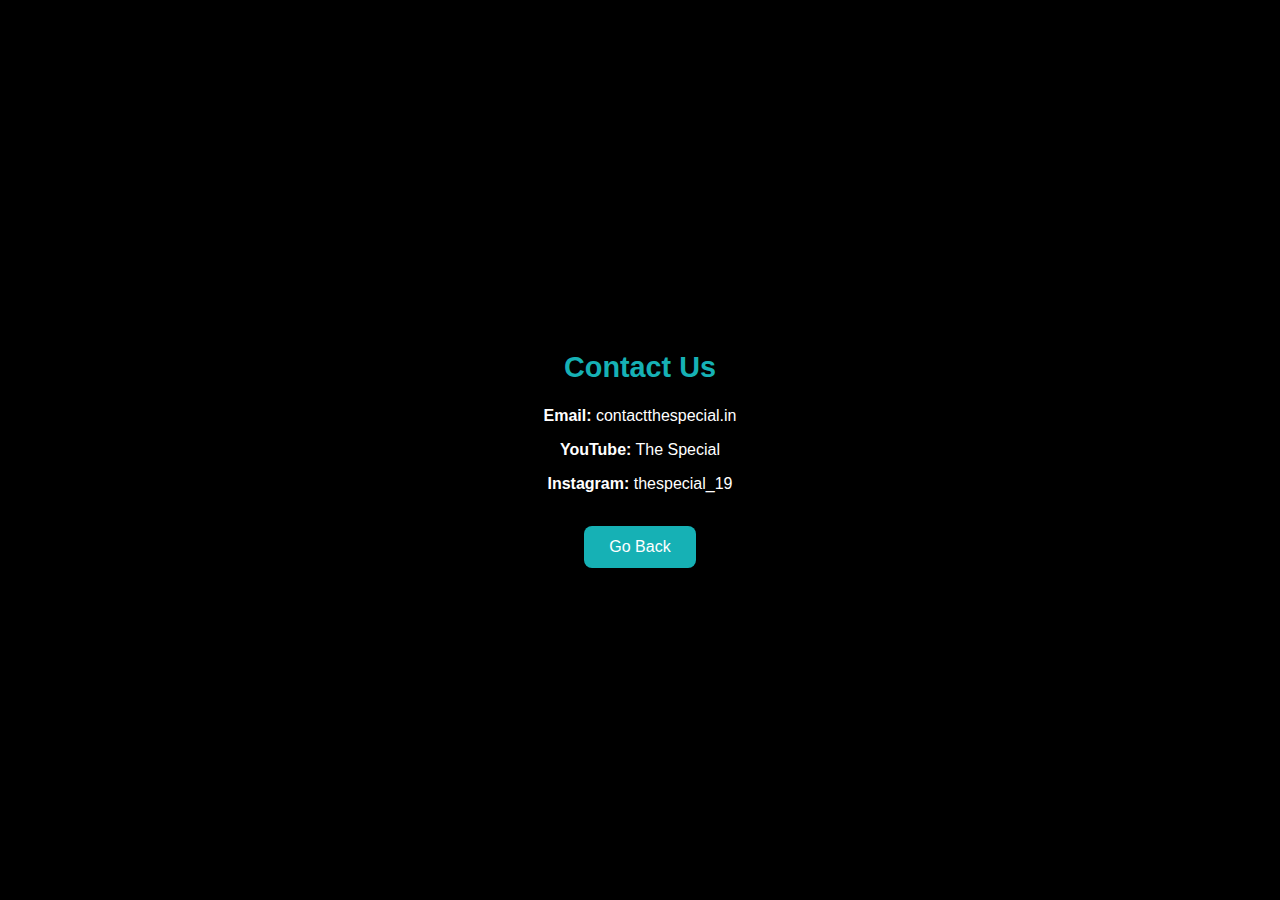
<file: contact.html>
﻿<!DOCTYPE html>
<html lang="en">
<head>
  <meta charset="UTF-8">
  <meta name="viewport" content="width=device-width, initial-scale=1.0">
  <title>Contact Us</title>
  <style>
    body {
      margin: 0;
      font-family: "Poppins", sans-serif;
      background: #000000;
      display: flex;
      justify-content: center;
      align-items: center;
      height: 100vh;
    }

    .contact-box {
      background: #000000;
      color: #ffffff;
      padding: 30px;
      border-radius: 12px;
      box-shadow: 0 6px 20px rgba(0, 0, 0, 0.4);
      max-width: 400px;
      width: 90%;
      text-align: center;
    }

    .contact-box h1 {
      color: #16b1b5;
      margin-bottom: 20px;
      font-size: 1.8rem;
    }

    .contact-box p {
      font-size: 1rem;
      margin: 10px 0;
      line-height: 1.5;
    }

    .contact-box button {
      margin-top: 20px;
      padding: 12px 25px;
      background: #16b1b5;
      border: none;
      border-radius: 8px;
      font-size: 1rem;
      cursor: pointer;
      color: #fff;
      transition: 0.3s ease;
    }

    .contact-box button:hover {
      background: #0f7f81;
    }
  </style>
</head>
<body>

  <div class="contact-box">
    <h1>Contact Us</h1>
    <p><strong>Email:</strong> contactthespecial.in</p>
    <p><strong>YouTube:</strong> The Special</p>
    <p><strong>Instagram:</strong> thespecial_19</p>
    
    <button onclick="history.back()">Go Back</button>
  </div>

</body>
</html>
</file>
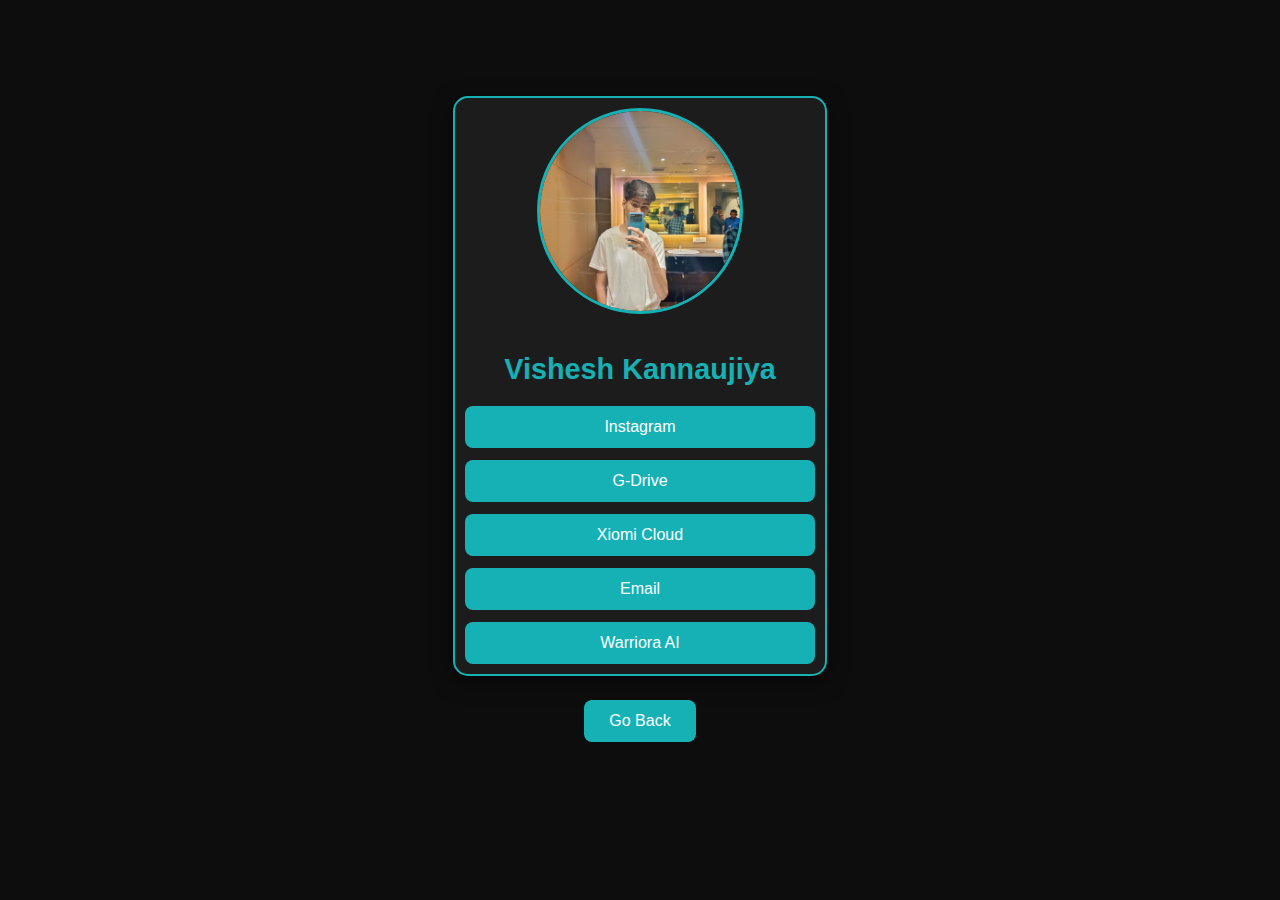
<file: private.html>
﻿<!DOCTYPE html>
<html lang="en">
<head>
  <meta charset="UTF-8">
  <meta name="viewport" content="width=device-width, initial-scale=1.0">
  <title>Private Profile</title>
  <style>
    body {
      margin: 0;
      font-family: "Poppins", sans-serif;
      background: #0d0d0d;
      display: flex;
      justify-content: center;
      align-items: center;
      height: 100vh;
    }

    .profile-card {
      background: #1c1c1c;
      color: #ffffff;
      padding: 10px;
      border: 2px solid #16b1b5 ;
    margin-top: -10%;
      border-radius: 15px;
      text-align: center;
      box-shadow: 0 6px 20px rgba(0, 0, 0, 0.5);
      max-width: 350px;
      width: 90%;
    }

    .profile-card img {
      width: 200px;
      height: 200px;
      border-radius: 50%;
      object-fit: cover;
    
      margin-bottom: 15px;
      border: 3px solid #16b1b5;
    }

    .profile-card h1 {
      font-size: 1.8rem;
      margin-bottom: 10px;
      color: #16b1b5;
    }

    .links {
      margin-top: 20px;
      display: flex;
      flex-direction: column;
      gap: 12px;
    }

    .links a {
      display: block;
      padding: 12px;
      background: #16b1b5;
      color: #fff;
      text-decoration: none;
      border-radius: 8px;
      font-size: 1rem;
      transition: 0.3s ease;
    }
    button {
        position: fixed;
        top: 700px;
      padding: 12px 25px;
      background: #16b1b5;
      border: none;
      border-radius: 8px;
      font-size: 1rem;
      cursor: pointer;
      color: #fff;
      transition: 0.3s ease;
    }

    .links a:hover {
      background: #0f7f81;
    }
    
  </style>
</head>
<body>

  <div class="profile-card">
    <img src="data/CC.jpg" alt="Your Photo">
    <h1>Vishesh Kannaujiya</h1>
    
    <div class="links">
      <a href="https://www.instagram.com/vishesh_1921/" target="_blank">Instagram</a>
      <a href="https://jstrieb.github.io/link-lock/#[base64]" target="_blank">G-Drive</a>
      <a href="https://jstrieb.github.io/link-lock/#eyJ2IjoiMC4wLjEiLCJlIjoiQUM0ZlpUU1JsYUsyb0d2cWdsVi9vbGI1QWFzT1ppaDRRR3hFYTFGSTJCZEZZU3puIiwiaCI6Ii4uQSIsInMiOiJXWFZOd0ptNHFObXFCVVBjK09EOUp3PT0iLCJpIjoiUGNIS0R2eCs2anZpMWpkUyJ9" target="_blank">Xiomi Cloud</a>
    
      <a href="mailto:kannaujiyas250@gmail.com">Email</a>
       <a href="https://warriora.onrender.com/">Warriora AI</a>
    </div>
  </div>

   <button onclick="history.back()">Go Back</button>

</body>
</html>
</file>
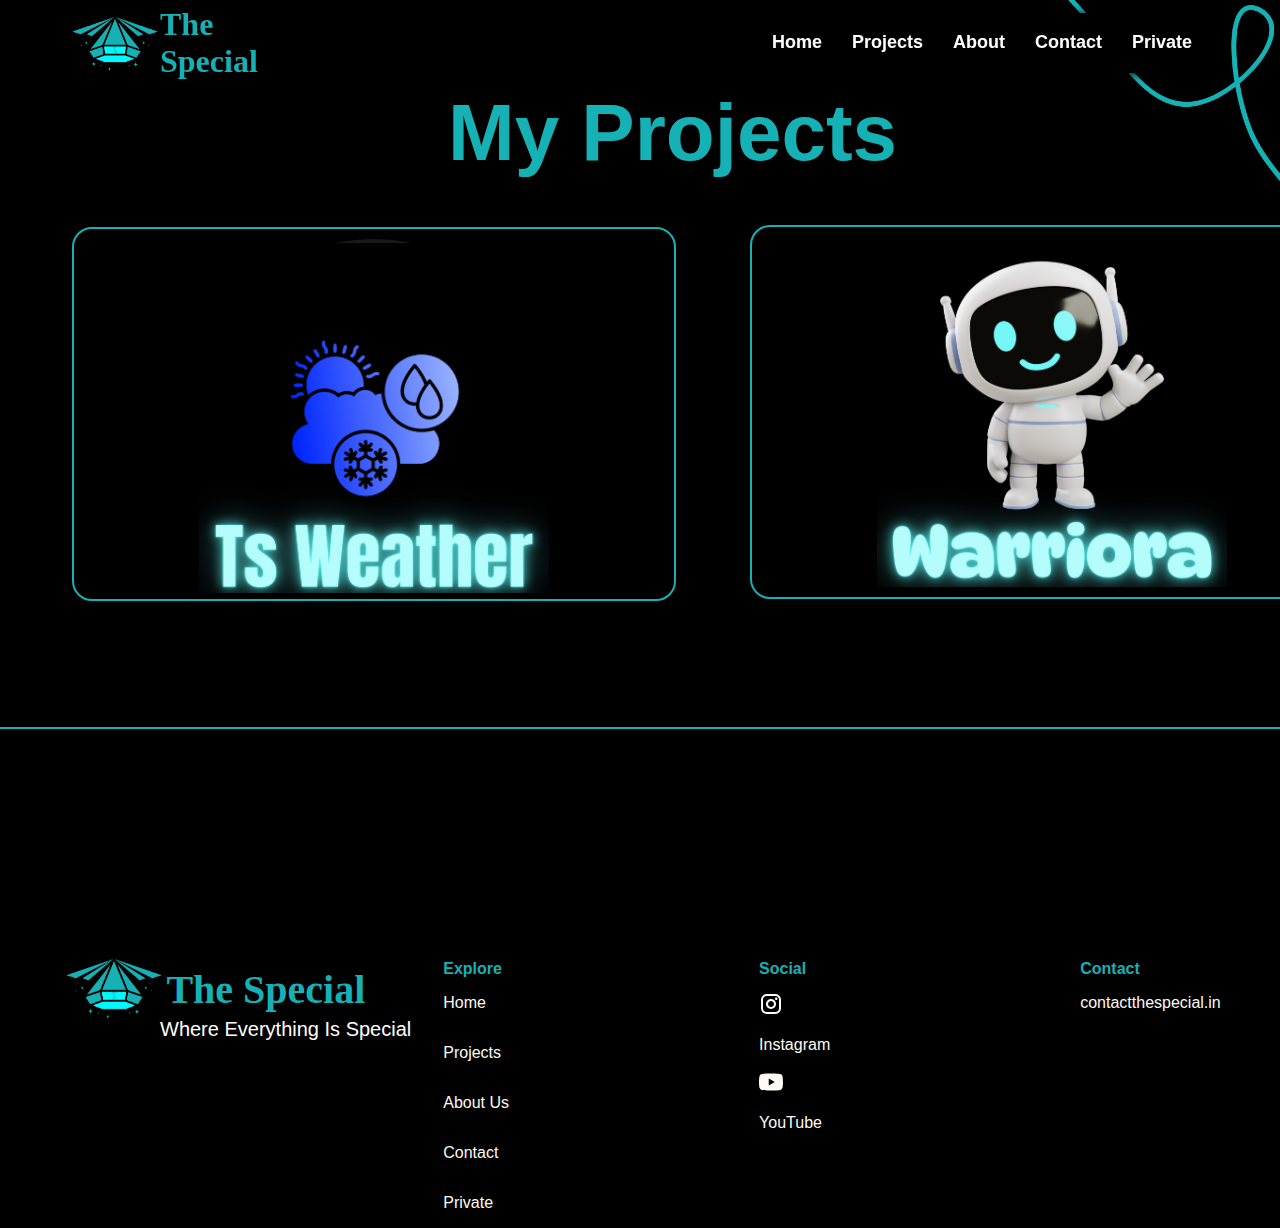
<file: projects.html>
﻿<!DOCTYPE html>
<html lang="en">
<head>
    <meta charset="UTF-8">
    <meta name="viewport" content="width=device-width, initial-scale=1.0">
    <link rel="stylesheet" href="projects.css">
    <title>Projects</title>
</head>
<body>
   <img src="data/curve.png" alt="curve" class="curve">
    <!--Header Navbar section-->
<section>
  <div class="navbar">
    <div class="logo">
      <img src="/data/logo.png" alt="logo" height="90">
    </div>

    <h1 id="name">The Special</h1>

    <!-- Mobile Menu -->
    <details class="mobile-menu">
      <summary class="menu-icon">☰</summary>
      <div class="navlinks">
        <a href="index.html">Home</a>
        <a href="projects.html">Projects</a>
        <a href="about.html">About</a>
        <a href="contact.html">Contact</a>
        <a href="private.html">Private</a>
      </div>
    </details>

    <!-- Desktop Nav -->
    <div class="navlinks desktop-nav">
     <a href="index.html">Home</a>
        <a href="projects.html">Projects</a>
        <a href="about.html">About</a>
        <a href="contact.html">Contact</a>
        <a href="private.html">Private</a>
      </div>
    </div>
  </div>
</section>
<h1 id="pro">My Projects</h1>
    <!--PROJECTS SECTION-->

    <section>
        <h1 id="ptitle">Let Your Journey of Discovery Begin With The Special Projects</h1>
       <section class="pcontain">
<div class="card">
  <div class="circle" >
    <img src="data/cardiw.png" class="logo">
  </div>
  <div class="content">
    <h2>Ts Weather</h2>
    <p>TS Weather is your all-in-one, interactive guide to understanding and tracking real-time weather conditions. Designed to provide accurate, clear, and visually engaging information, it helps you stay prepared for any day, turning uncertainty about the weather into instant clarity, and questions about forecasts into actionable insights.</p>
    <a href="https://tsweather.pages.dev/" target="_blank" rel="noopener noreferrer">Explore More</a>
  </div>
  <img src="data/weathericon.png" class="product_img">
</div>

<div class="cards">
  <div class="circle" >
    <img src="data/cardi.png" class="logos">
  </div>
  <div class="content">
    <h2>Warriora AI Chatbot</h2>
    <p>Warriora AI is your trusted digital <br>companion, built to guide, support, and empower you in every step of your journey. With intelligence, creativity, and precision, it unlocks new possibilities, turning challenges into opportunities and ideas into powerful realities</p>
   
    <a href="warriora.html" target="_blank">Explore More</a>
  </div>
  <img src="data/robo.png" class="products_img">
</div>
</section>
    <!-- partial:index.partial.html -->

<hr color="#16b1b5" style="margin-top: 10%;">
<!-- Mobile Project Cards -->
<div class="mobile-projects">

  <div class="project-card">
    <img src="/data/W.png" alt="Project 2">
    <h3>Warriora AI</h3>
    <p>Warriora AI is your trusted digital companion, built to guide, support, and empower you in every step.</p>
   <a href="warriora.html" id="bu">Read More</a>
 
  </div>
 <div class="project-card">
    <img src="/data/weathericon.png" alt="Project 1" >
    <h3>Ts Weather</h3>
    <p>Ts Weather is your all in one weather information place built by me to track real time weather updates.</p>
   <a href="ebook.html" id="bu">Read More</a>
   
  </div>

  <div class="project-card">
    <img src="/data/s.png" alt="Project 3">
    <h3>Vishita</h3>
    <p>Its an upcoming project,which is still under development and will be shared live once its completed fully.</p>
   <a href="ebook.html" id="bu">Read More</a>
  </div>
<div class="project-card">
    <img src="/data/s.png" alt="Project 3">
    <h3>Interisa</h3>
    <p>Its an upcoming project,which is still under development and will be shared live once its completed fully.</p>
   <a href="ebook.html" id="bu">Read More</a>
  </div>
  <div class="project-card">
    <img src="/data/s.png" alt="Project 3">
    <h3>Hiesansia</h3>
    <p>Its an upcoming project,which is still under development and will be shared live once its completed fully.</p>
   <a href="ebook.html" id="bu">Read More</a>
  </div>
  <!-- Add more cards as needed -->
</div>

<!--footer section-->
<section id="margin">
<div class="logos" style="height: 90px;"><img src="data/logo.png" alt="logo">
<h1 id="names">The Special</h1>
<h1 id="introps">Where Everything Is Special</h1>
</div>


<div class="div-block-45"><div class="div-block-33"><div class="menu-itm-continer-2"><div class="menu-itm-head">Explore</div></div><a href="index.html" class="menu-itm-continer-2 w-inline-block"><div class="meni-tem-txt">Home</div></a><div class="menu-itm-continer-2"><a href="projects.html" class="meni-tem-txt">Projects</a></div><div class="menu-itm-continer-2"><a href="about.html" class="meni-tem-txt">About Us</a></div><div class="menu-itm-continer"><a href="contact.html" target="_blank" class="meni-tem-txt">Contact</a></div><div class="menu-itm-continer-2"><a href="private.html" class="meni-tem-txt">Private</a></div></div><div class="div-block-33"><div class="menu-itm-continer-2"><div class="menu-itm-heads">Social</div></div><a href="https://www.instagram.com/thespecial_19/?igsh=cnNxYm9mOXo2czUw#" target="_blank" class="menu-itm-continer-2 w-inline-block"><div class="code-embed-3 w-embed"><svg xmlns="http://www.w3.org/2000/svg" width="24" height="24" viewBox="0 0 24 24" fill="none">
  <path d="M7.8 2H16.2C19.4 2 22 4.6 22 7.8V16.2C22 17.7383 21.3889 19.2135 20.3012 20.3012C19.2135 21.3889 17.7383 22 16.2 22H7.8C4.6 22 2 19.4 2 16.2V7.8C2 6.26174 2.61107 4.78649 3.69878 3.69878C4.78649 2.61107 6.26174 2 7.8 2ZM7.6 4C6.64522 4 5.72955 4.37928 5.05442 5.05442C4.37928 5.72955 4 6.64522 4 7.6V16.4C4 18.39 5.61 20 7.6 20H16.4C17.3548 20 18.2705 19.6207 18.9456 18.9456C19.6207 18.2705 20 17.3548 20 16.4V7.6C20 5.61 18.39 4 16.4 4H7.6ZM17.25 5.5C17.5815 5.5 17.8995 5.6317 18.1339 5.86612C18.3683 6.10054 18.5 6.41848 18.5 6.75C18.5 7.08152 18.3683 7.39946 18.1339 7.63388C17.8995 7.8683 17.5815 8 17.25 8C16.9185 8 16.6005 7.8683 16.3661 7.63388C16.1317 7.39946 16 7.08152 16 6.75C16 6.41848 16.1317 6.10054 16.3661 5.86612C16.6005 5.6317 16.9185 5.5 17.25 5.5ZM12 7C13.3261 7 14.5979 7.52678 15.5355 8.46447C16.4732 9.40215 17 10.6739 17 12C17 13.3261 16.4732 14.5979 15.5355 15.5355C14.5979 16.4732 13.3261 17 12 17C10.6739 17 9.40215 16.4732 8.46447 15.5355C7.52678 14.5979 7 13.3261 7 12C7 10.6739 7.52678 9.40215 8.46447 8.46447C9.40215 7.52678 10.6739 7 12 7ZM12 9C11.2044 9 10.4413 9.31607 9.87868 9.87868C9.31607 10.4413 9 11.2044 9 12C9 12.7956 9.31607 13.5587 9.87868 14.1213C10.4413 14.6839 11.2044 15 12 15C12.7956 15 13.5587 14.6839 14.1213 14.1213C14.6839 13.5587 15 12.7956 15 12C15 11.2044 14.6839 10.4413 14.1213 9.87868C13.5587 9.31607 12.7956 9 12 9Z" fill="#FFFAF2"></path>
</svg></div><div class="meni-tem-txt">Instagram</div></a><a href="https://youtube.com/@thespecial_19" target="_blank" class="menu-itm-continer-2 w-inline-block">
  <div class="code-embed-3 w-embed">
    <!-- ✅ YouTube SVG instead of Twitter -->
    <svg xmlns="http://www.w3.org/2000/svg" width="24" height="24" viewBox="0 0 24 24" fill="none">
      <path d="M23.498 6.186a2.994 2.994 0 0 0-2.112-2.119C19.505 3.5 12 3.5 12 3.5s-7.505 0-9.386.567A2.994 2.994 0 0 0 .502 6.186C0 8.077 0 12 0 12s0 3.923.502 5.814a2.994 2.994 0 0 0 2.112 2.119C4.495 20.5 12 20.5 12 20.5s7.505 0 9.386-.567a2.994 2.994 0 0 0 2.112-2.119C24 15.923 24 12 24 12s0-3.923-.502-5.814zM9.75 15.5v-7l6 3.5-6 3.5z" fill="#FFFAF2"/>
    </svg>
  </div>
  <div class="meni-tem-txt">YouTube</div>
</a>
</div><div class="div-block-33"><div class="menu-itm-continer-2"><div class="menu-itm-head">Contact</div></div><div class="menu-itm-continer-2"><a href="mailto:contactthespecial.in" class="meni-tem-txt">contactthespecial.in</a></div></div></div>
</section>
</body>
</html>
</file>
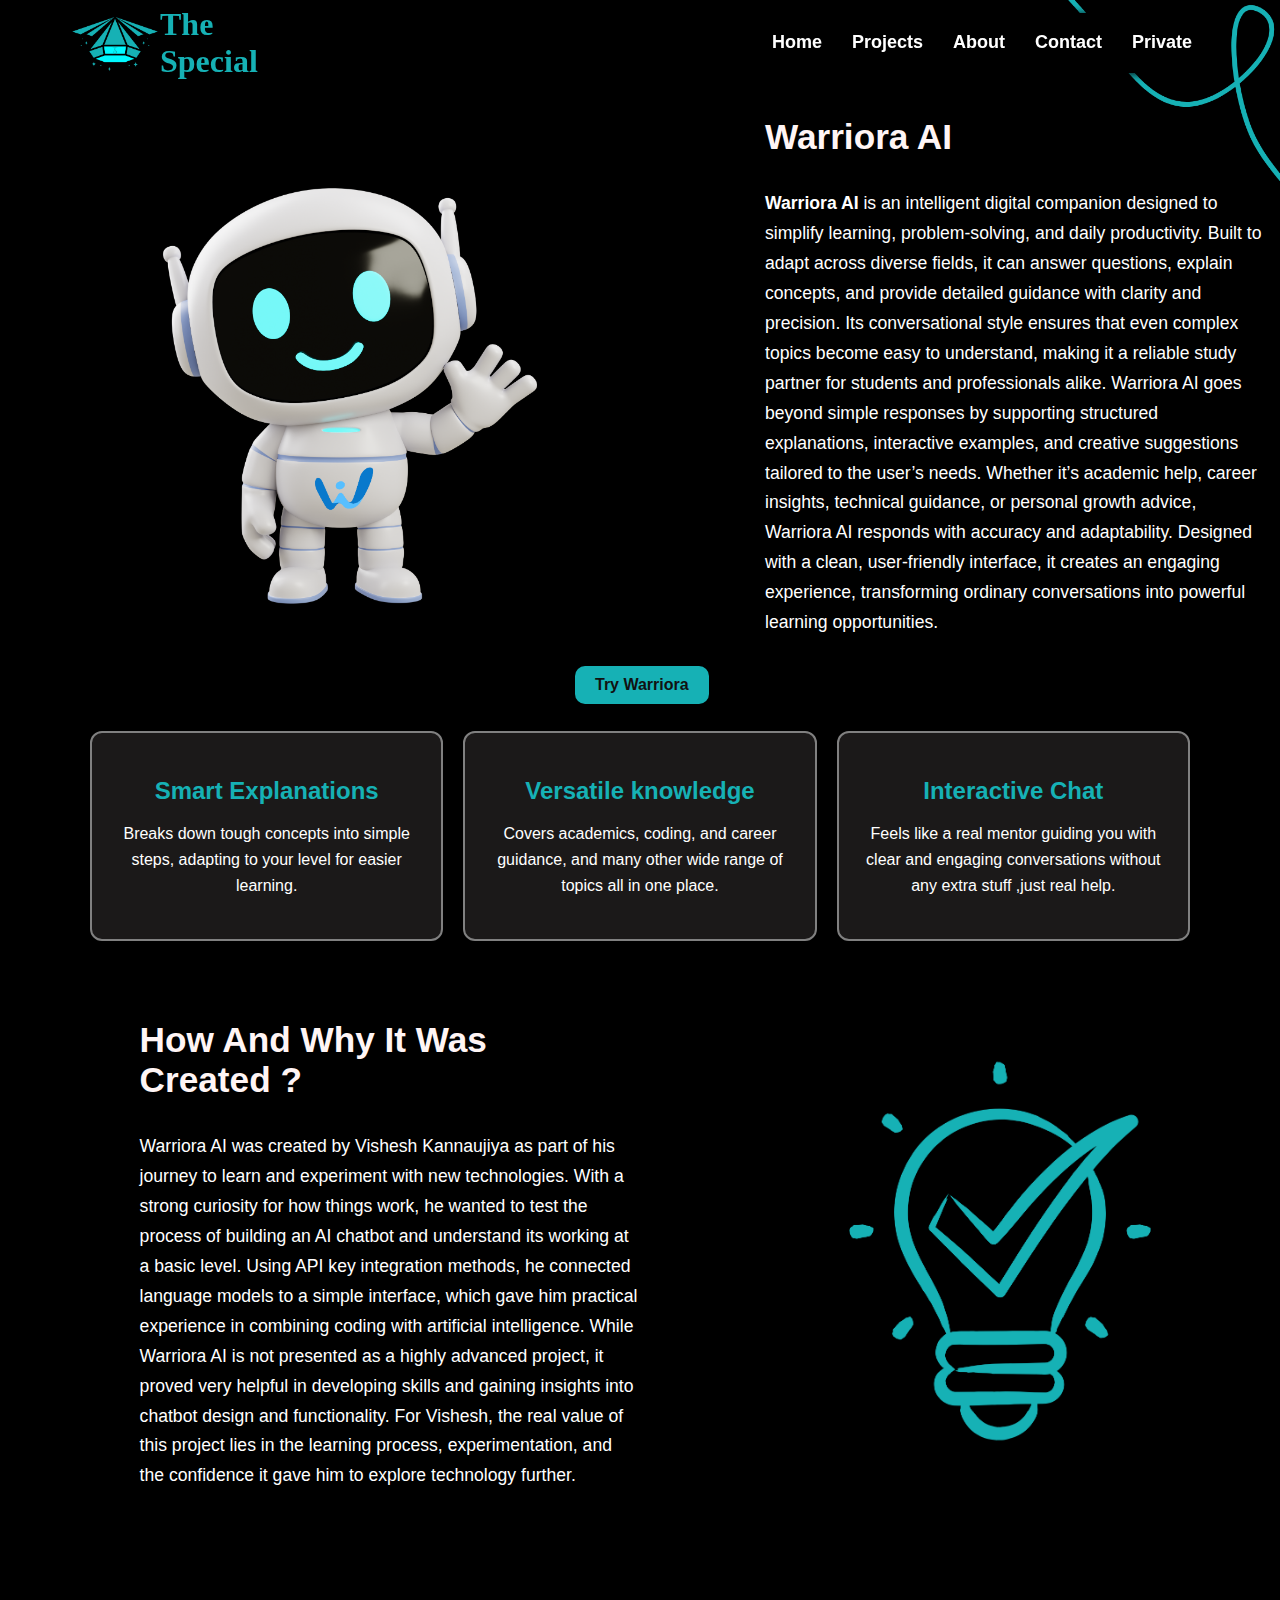
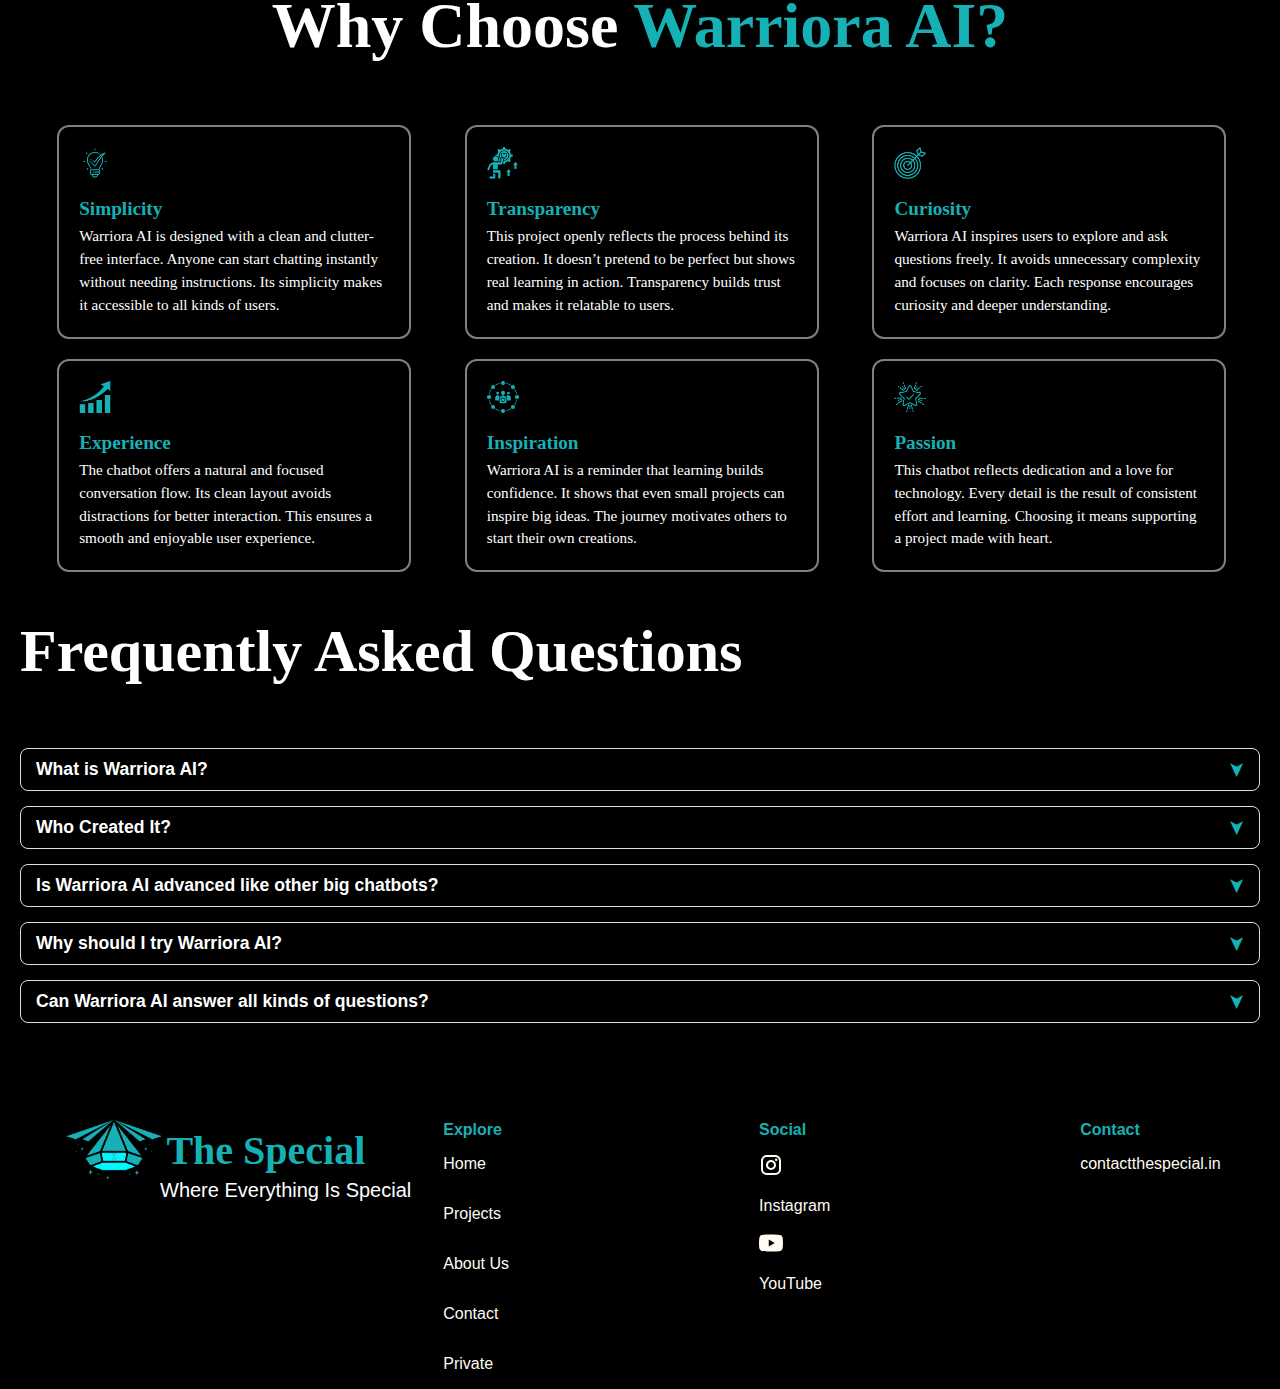
<file: warriora.html>
<!DOCTYPE html>
<html lang="en">
<head>
    <meta charset="UTF-8">
    <meta name="viewport" content="width=device-width, initial-scale=1.0">
    <link rel="stylesheet" href="warriora.css">
    <title>Warriora AI</title>
</head>
<body>
     <img src="data/curve.png" alt="curve" class="curve">
    <!--Header Navbar section-->
    
<section>
  <div class="navbar">
    <div class="logo">
      <img src="/data/logo.png" alt="logo" height="90">
    </div>

    <h1 id="name">The Special</h1>

    <!-- Mobile Menu -->
    <details class="mobile-menu">
      <summary class="menu-icon">☰</summary>
      <div class="navlinks">
        <a href="index.html">Home</a>
        <a href="projects.html">Projects</a>
        <a href="about.html">About</a>
        <a href="contact.html">Contact</a>
        <a href="private.html">Private</a>
      </div>
    </details>

    <!-- Desktop Nav -->
    <div class="navlinks desktop-nav">
     <a href="index.html">Home</a>
        <a href="projects.html">Projects</a>
        <a href="about.html">About</a>
        <a href="contact.html">Contact</a>
        <a href="private.html">Private</a>
      </div>
    </div>
  </div>
</section>
</SECTion>

<section class="about-section">
  <div class="about-container">

    <!-- About Us -->
    <div class="about-block">
        <div class="about-image">
        <img src="data/robo.png" alt="About Us">
      </div>
      <div class="about-text">
        <h1>Warriora AI</h1>
        <p>
        <strong>Warriora AI</strong> is an intelligent digital companion designed to simplify learning, problem-solving, and daily productivity. Built to adapt across diverse fields, it can answer questions, explain concepts, and provide detailed guidance with clarity and precision. Its conversational style ensures that even complex topics become easy to understand, making it a reliable study partner for students and professionals alike. Warriora AI goes beyond simple responses by supporting structured explanations, interactive examples, and creative suggestions tailored to the user’s needs. Whether it’s academic help, career insights, technical guidance, or personal growth advice, Warriora AI responds with accuracy and adaptability. Designed with a clean, user-friendly interface, it creates an engaging experience, transforming ordinary conversations into powerful learning opportunities.
        </p>
        <a href="https://warriora.onrender.com/" target="_blank" rel="noopener noreferrer">Try Warriora</a>
      
      </div>
    
    </div>
 <!-- Mission, Vision, Values Cards -->
    <div class="about-cards">
      <div class="about-card">
        <h2>Smart Explanations</h2>
        <p>
         Breaks down tough concepts into simple steps, adapting to your level for easier learning.
        </p>
      </div>

      <div class="about-card">
        <h2>Versatile knowledge</h2>
        <p>
            Covers academics, coding, and career guidance, and many other wide range of topics all in one place.
          
        </p>
      </div>

      <div class="about-card">
        <h2>Interactive Chat</h2>
        <p>
          Feels like a real mentor guiding you with clear and engaging conversations without any extra stuff ,just real help.
        </p>
      </div>
    </div>
  </div>
    <!-- About the Developer -->
    <div class="about-block reverse">
      <div class="about-images">
        <img src="data/icon1.png" alt="About Developer">
      </div>
      <div class="about-texts">
        <h1>How And Why It Was Created ?</h1>
        <p>
       Warriora AI was created by Vishesh Kannaujiya as part of his journey to learn and experiment with new technologies. With a strong curiosity for how things work, he wanted to test the process of building an AI chatbot and understand its working at a basic level. Using API key integration methods, he connected language models to a simple interface, which gave him practical experience in combining coding with artificial intelligence. While Warriora AI is not presented as a highly advanced project, it proved very helpful in developing skills and gaining insights into chatbot design and functionality. For Vishesh, the real value of this project lies in the learning process, experimentation, and the confidence it gave him to explore technology further.
        </p>
      </div>
    </div>

   
</section>
<!-- partial -->
    <!-- WHY CHOOSE THE SPECIAL SECTION -->
<section class="why-choose">
  <h2>Why Choose <span>Warriora AI?</span></h2>
  <div class="why-grid">
    
    <!-- BOX 1 -->
    <div class="why-box">
      <!-- Top Row (icon + label) -->
      <div class="why-top">
        <img src="data/icon1.png" alt="icon" class="why-icon"><!-- Change icon -->
        <span class="scrollbar-glass">Simple</span><!-- Change text -->
      </div>
      <!-- Heading -->
      <h3>Simplicity</h3>
      <!-- Short Description -->
      <p>Warriora AI is designed with a clean and clutter-free interface.
Anyone can start chatting instantly without needing instructions.
Its simplicity makes it accessible to all kinds of users.</p>
    </div>
    
    <!-- BOX 2 -->
    <div class="why-box">
      <div class="why-top">
        <img src="data/icon2.png" alt="icon" class="why-icon">
        <span class="scrollbar-glass">Open</span>
      </div>
      <h3>Transparency</h3>
      <p>This project openly reflects the process behind its creation.
It doesn’t pretend to be perfect but shows real learning in action.
Transparency builds trust and makes it relatable to users.</p>
    </div>

    <!-- BOX 3 -->
    <div class="why-box">
      <div class="why-top">
        <img src="data/icon3.png" alt="icon" class="why-icon">
        <span class="scrollbar-glass">Explore</span>
      </div>
      <h3>Curiosity</h3>
      <p>
        Warriora AI inspires users to explore and ask questions freely.
It avoids unnecessary complexity and focuses on clarity.
Each response encourages curiosity and deeper understanding.</p>
    </div>

    <!-- BOX 4 -->
    <div class="why-box">
      <div class="why-top">
        <img src="data/icon4.png" alt="icon" class="why-icon">
        <span class="scrollbar-glass">Smooth</span>
      </div>
      <h3>Experience</h3>
      <p>The chatbot offers a natural and focused conversation flow.
Its clean layout avoids distractions for better interaction.
This ensures a smooth and enjoyable user experience.</p>
    </div>

    <!-- BOX 5 -->
    <div class="why-box">
      <div class="why-top">
        <img src="data/icon5.png" alt="icon" class="why-icon">
        <span class="scrollbar-glass">Grow</span>
      </div>
      <h3>Inspiration</h3>
      <p>Warriora AI is a reminder that learning builds confidence.
It shows that even small projects can inspire big ideas.
The journey motivates others to start their own creations.</p>
    </div>

    <!-- BOX 6 -->
    <div class="why-box">
      <div class="why-top">
        <img src="data/icon6.png" alt="icon" class="why-icon">
        <span class="scrollbar-glass">Driven</span>
      </div>
      <h3>Passion</h3>
      <p>This chatbot reflects dedication and a love for technology.
Every detail is the result of consistent effort and learning.
Choosing it means supporting a project made with heart.</p>
    </div>

  </div>
</section>
<!-- FAQ SECTION -->
<section class="faq">
  <h2 id="fa">Frequently Asked Questions</h2>

  <!-- Question 1 -->
   <div class="mart">
  <details>
    <summary>What is Warriora AI?</summary>
    <p>Warriora AI is a chatbot created to give users a space to interact with artificial intelligence in a simple and accessible way. It is not built as a big commercial platform but as a project to understand how AI systems actually function. The chatbot can hold conversations, answer questions, and even provide explanations on different topics. Unlike advanced bots, it is more about demonstrating possibilities than competing with large companies. Warriora AI works in a clean and focused environment, avoiding distractions. It also highlights the importance of learning through projects. The main goal behind Warriora AI is to make AI feel approachable. In short, it’s a personal step into the world of conversational AI.</p>
  </details>

  <!-- Question 2 -->
  <details>
    <summary>Who Created It?</summary>
    <p>

        Warriora AI was created by Vishesh Kannaujiya, a student with a strong passion for learning technology. He wanted to explore artificial intelligence not just in theory but also through real practice. Instead of only reading about chatbots, he decided to make one himself. This allowed him to understand integration methods like API connections, handling responses, and styling outputs. The project also gave him insight into how AI can be shaped to interact with people. It was never meant to be perfect or advanced but rather a hands-on way to gain skills. The process of building Warriora AI was just as important as the final chatbot itself. It reflects curiosity and self-driven learning.
    </p>
  </details>

  <!-- Question 3 -->
  <details>
    <summary>
        Is Warriora AI advanced like other big chatbots?
    </summary>
    <p>No, Warriora AI is not at the same level as professional or commercial AI chatbots. It does not contain millions of features or large-scale data systems. Instead, it is a smaller project focused on showing how AI conversations can work. Its responses are limited compared to highly advanced models, but it still creates meaningful interactions. The purpose was never to compete but to learn and grow. By experimenting with Warriora AI, Vishesh gained a better understanding of natural language processing basics. For users, it gives a simple but interesting experience. It is proof that even small steps in AI can teach a lot.</p>
  </details>

   <!-- Question 4 -->
  <details>
    <summary>Why should I try Warriora AI?</summary>
    <p>You should try Warriora AI because it gives you a chance to experience an AI chatbot made from scratch by a student learner. It does not overwhelm you with unnecessary features but keeps the chat simple and easy to use. The design is clean, mobile-friendly, and focuses only on chatting. It is also refreshing because it is not a copy of advanced bots—it carries a personal touch. By using it, you support the idea of learning through building. You may also find inspiration if you are interested in creating projects yourself. Trying Warriora AI shows how curiosity can turn into something interactive. It’s a small project with a meaningful vision.</p>
  </details>

  <!-- Question 5 -->
  <details>
    <summary>Can Warriora AI answer all kinds of questions?</summary>
    <p>Warriora AI can answer many general questions and provide useful information, but it does have limitations. It is not designed to cover every possible subject in detail. The chatbot works best for casual conversation, explanations, and simple queries. Sometimes it may not have complete or perfect answers. This is natural because it is a learning project, not a commercial service. However, its strength lies in showing how a chatbot can handle user input and provide meaningful responses. It encourages people to see both the strengths and weaknesses of AI at this level. Users can still learn a lot while interacting with it. That balance makes it interesting to try.</p>
  </details>
  </div>
</section>
<!--footer section-->
<section id="margin">
<div class="logos" style="height: 90px;"><img src="data/logo.png" alt="logo">
<h1 id="names">The Special</h1>
<h1 id="introps">Where Everything Is Special</h1>
</div>


<div class="div-block-45"><div class="div-block-33"><div class="menu-itm-continer-2"><div class="menu-itm-head">Explore</div></div><a href="index.html" class="menu-itm-continer-2 w-inline-block"><div class="meni-tem-txt">Home</div></a><div class="menu-itm-continer-2"><a href="projects.html" class="meni-tem-txt">Projects</a></div><div class="menu-itm-continer-2"><a href="about.html" class="meni-tem-txt">About Us</a></div><div class="menu-itm-continer"><a href="contact.html" target="_blank" class="meni-tem-txt">Contact</a></div><div class="menu-itm-continer-2"><a href="private.html" class="meni-tem-txt">Private</a></div></div><div class="div-block-33"><div class="menu-itm-continer-2"><div class="menu-itm-heads">Social</div></div><a href="https://www.instagram.com/thespecial_19/?igsh=cnNxYm9mOXo2czUw#" target="_blank" class="menu-itm-continer-2 w-inline-block"><div class="code-embed-3 w-embed"><svg xmlns="http://www.w3.org/2000/svg" width="24" height="24" viewBox="0 0 24 24" fill="none">
  <path d="M7.8 2H16.2C19.4 2 22 4.6 22 7.8V16.2C22 17.7383 21.3889 19.2135 20.3012 20.3012C19.2135 21.3889 17.7383 22 16.2 22H7.8C4.6 22 2 19.4 2 16.2V7.8C2 6.26174 2.61107 4.78649 3.69878 3.69878C4.78649 2.61107 6.26174 2 7.8 2ZM7.6 4C6.64522 4 5.72955 4.37928 5.05442 5.05442C4.37928 5.72955 4 6.64522 4 7.6V16.4C4 18.39 5.61 20 7.6 20H16.4C17.3548 20 18.2705 19.6207 18.9456 18.9456C19.6207 18.2705 20 17.3548 20 16.4V7.6C20 5.61 18.39 4 16.4 4H7.6ZM17.25 5.5C17.5815 5.5 17.8995 5.6317 18.1339 5.86612C18.3683 6.10054 18.5 6.41848 18.5 6.75C18.5 7.08152 18.3683 7.39946 18.1339 7.63388C17.8995 7.8683 17.5815 8 17.25 8C16.9185 8 16.6005 7.8683 16.3661 7.63388C16.1317 7.39946 16 7.08152 16 6.75C16 6.41848 16.1317 6.10054 16.3661 5.86612C16.6005 5.6317 16.9185 5.5 17.25 5.5ZM12 7C13.3261 7 14.5979 7.52678 15.5355 8.46447C16.4732 9.40215 17 10.6739 17 12C17 13.3261 16.4732 14.5979 15.5355 15.5355C14.5979 16.4732 13.3261 17 12 17C10.6739 17 9.40215 16.4732 8.46447 15.5355C7.52678 14.5979 7 13.3261 7 12C7 10.6739 7.52678 9.40215 8.46447 8.46447C9.40215 7.52678 10.6739 7 12 7ZM12 9C11.2044 9 10.4413 9.31607 9.87868 9.87868C9.31607 10.4413 9 11.2044 9 12C9 12.7956 9.31607 13.5587 9.87868 14.1213C10.4413 14.6839 11.2044 15 12 15C12.7956 15 13.5587 14.6839 14.1213 14.1213C14.6839 13.5587 15 12.7956 15 12C15 11.2044 14.6839 10.4413 14.1213 9.87868C13.5587 9.31607 12.7956 9 12 9Z" fill="#FFFAF2"></path>
</svg></div><div class="meni-tem-txt">Instagram</div></a><a href="https://youtube.com/@thespecial_19" target="_blank" class="menu-itm-continer-2 w-inline-block">
  <div class="code-embed-3 w-embed">
    <!-- ✅ YouTube SVG instead of Twitter -->
    <svg xmlns="http://www.w3.org/2000/svg" width="24" height="24" viewBox="0 0 24 24" fill="none">
      <path d="M23.498 6.186a2.994 2.994 0 0 0-2.112-2.119C19.505 3.5 12 3.5 12 3.5s-7.505 0-9.386.567A2.994 2.994 0 0 0 .502 6.186C0 8.077 0 12 0 12s0 3.923.502 5.814a2.994 2.994 0 0 0 2.112 2.119C4.495 20.5 12 20.5 12 20.5s7.505 0 9.386-.567a2.994 2.994 0 0 0 2.112-2.119C24 15.923 24 12 24 12s0-3.923-.502-5.814zM9.75 15.5v-7l6 3.5-6 3.5z" fill="#FFFAF2"/>
    </svg>
  </div>
  <div class="meni-tem-txt">YouTube</div>
</a>
</div><div class="div-block-33"><div class="menu-itm-continer-2"><div class="menu-itm-head">Contact</div></div><div class="menu-itm-continer-2"><a href="mailto:contactthespecial.in" class="meni-tem-txt">contactthespecial.in</a></div></div></div>
</section>
</body>
</html>
</file>
<file: projects.css>
body {
  margin: 0;
  overflow-x: hidden;
  background:black;
}
.curve {
    width: 30%;
    margin-left: 81%;
    margin-top: -3.5%;
}
.logo {
  margin-top: 7px;
}

#name {
  color: #16b1b5;
  margin-right: 40%;
}

.navbar {
  color: white;
  width: 90%;
  height: 60px;
  background-color: rgb(0, 0, 0);
  border-radius: 7px;
  margin-left: 70px;
  display: flex;
  align-items: center;
  justify-content: space-between; /* logo left, links right */
  z-index: 9999999;
  margin-top: 1%;
  padding-top: 16px;
  padding-bottom: 16px;
  position: fixed;
  top: 0;
  left: 0;
  right: 0;
  box-sizing: border-box;
  box-shadow: 0 1px 8px rgba(0, 0, 0, 1);
  border-color: #113D5C;
}

.desktop-nav {
  display: inline-flex;
  gap: 30px;
  margin-right: 30px;
}

.desktop-nav a {
  font-weight: bold;
  font-family: 'Segoe UI', Tahoma, Geneva, Verdana, sans-serif;
  color: white;
  text-decoration: none;
  font-size: 18px;
  transition: color 0.3s;
}

.desktop-nav a:hover {
  color: #16b1b5;
}
/*section footer*/
.div-block-65 {
    grid-column-gap: 48px;
    grid-row-gap: 48px;
    flex-flow: row;
    justify-content: space-between;
    align-items: center;
    padding-bottom: 24px;
    display: flex
;
}
.div-block-66 {
    flex-flow: column;
    flex: 1;
    justify-content: space-between;
    align-self: stretch;
    align-items: flex-start;
    display: flex
;
}
.div-block-33 {
  
    flex-flow: column;
    justify-content: flex-start;
    align-items: flex-start;
    display: flex
;
}
.div-block-45 {
  margin-top: 4%;
  margin-left: 30%;
    grid-column-gap: 250px;
    grid-row-gap: 64px;
    justify-content: center;
    align-items: flex-start;
    display: flex
;
}
.div-block-45 a {
text-decoration: none;
}
.menu-itm-head {
    color: #16b1b5;
    font-family: Sora, sans-serif;
    font-weight: 700;
}
.menu-itm-heads {
    color: #16b1b5;
    font-family: Sora, sans-serif;
    font-weight: 700;
    margin-bottom: 30%;
}
.meni-tem-txt {
  line-height: 50px;
  gap: 30px;
    color: #fffaf2;
    font-family: Sora, sans-serif;
    text-decoration: none;
}

.logos img {
  display: inline-block;
    margin-top: 120px;
    margin-left: 5%;
    width: 100px;
    height: 100px;
}
#names {
    color: #16b1b5;
    margin-left: 13%;
    margin-top: -6%;
font-size: 40px;
font-family: Georgia, 'Times New Roman', Times, serif;
font-weight: bold;
}
#introps {
    color: white;
    font-family: Arial, Helvetica, sans-serif;
    font-size: 1.25rem;
    text-align: justify;
    line-height: 150%;
    margin-left: 12.5%;
    margin-top: -2%;
    font-weight: lighter;
}
 @import url("https://fonts.googleapis.com/css?famiyl=Poppins:200,300,400,500,600,700,800,900&display=swap");
*
#pro {
  font-size: 80px;
  color: #16b1b5;
  margin-top: -20%;
  margin-left: 35%;
  font-family: Arial, Helvetica, sans-serif;
}
.pcontain {
  margin-top: -5%;
 gap: 200px;
  display: inline-block;

}
.card {
  margin-left: 12%;
  position: relative;
  width: 600px;
  height: 370px;
  display: flex;
  justify-content: center;
  align-items: center;
  transition: 0.5s;
  transition-delay: 0.5s;
}
.card:hover {
  width: 600px;
  transition-delay: 0.5s;
}
.card .circle {
  position: absolute;
  top: 0;
  left: 0;
  width: 100%;
  height: 100%;
  border-radius: 20px;
  display: flex;
  justify-content: center;
  align-items: center;
}
.card .circle::before {
  content: "";
  position: absolute;
  top: 30;
  left: 2;
  right: 2;
  width: 350px;
  height: 350px;
  border-radius: 50%;
  background: #191919;
  border: 8px solid var(--clr);
  filter: drop-shadow(0 0 10px var(--clr)) drop-shadow(0 0 60px var(--clr));
  transition: 0.5s, background 0.5s;
  transition-delay: 0.75s, 1s;
}
.card:hover .circle::before {
  transition-delay: 0.5s;
  width: 100%;
  height: 100%;
  border-radius: 20px;
  background: var(--clr);
}
.card .circle .logo {
  background-color: black;
  position: relative;
  width: 350px;
  transition: 0.5s;
  transition-delay: 0.5s;
}
.card:hover .circle .logo {
  transform: scale(0);
  transition-delay: 0s;
}
.card .product_img {
  position: absolute;
  top: 50%;
  left: 50%;
  transform: translate(-50%, -50%) scale(0) rotate(315deg);
  height: 300px;
  transition: 0.5s ease-in-out;
}
.card:hover .product_img {
  transition-delay: 0.75s;
  top: 50%;
  left: 80%;
  height: 350px;
  transform: translate(-50%, -50%) scale(1) rotate(1deg);
}
.card .content {
  position: absolute;
  width: 50%;
  left: 20%;
  padding: 20px 20px 20px 20px;
  opacity: 0;
  transition: 0.5s;
  visibility: hidden;
}
.card:hover .content {
  transition-delay: 0.75s;
  opacity: 1;
  visibility: visible;
  left: 20px;
}
.card .content h2 {
  
  text-transform: uppercase;
  font-size: 2.5em;
  line-height: 1em;
}
.card .content p {
  color: #fff;
}
.card .content a {
  position: relative;
  color: #111;
    background: #16b1b5;
 
  padding: 10px 20px;
  border-radius: 10px;
  display: inline-block;
  text-decoration: none;
  font-weight: 600;
  margin-top: 10px;
  
}
.circle {
    color: #111;

    border: 2px solid #16b1b5;
}
h2 {
  display: inline-block;
  width: 800px;
  color: #16b1b5;
    margin-top: -10%;
}
p {
     margin-top: -3%;
}
/* 2ND CARD */
.cards {
  margin-left : 125%;
  margin-top: -62%;
  position: relative;
  width: 600px;
  height: 370px;
  display: flex;
  justify-content: center;
  align-items: center;
  transition: 0.5s;
  transition-delay: 0.5s;
}
.cards:hover {
  width: 600px;
  transition-delay: 0.5s;
}
.cards .circle {
  position: absolute;
  top: 0;
  left: 0;
  width: 100%;
  height: 100%;
  border-radius: 20px;
  display: flex;
  justify-content: center;
  align-items: center;
}
.cards .circle::before {
  content: "";
  position: absolute;
  top: 30;
  left: 2;
  right: 2;
  width: 350px;
  height: 350px;
  border-radius: 50%;
  background: #191919;
  border: 8px solid var(--clr);
  filter: drop-shadow(0 0 10px var(--clr)) drop-shadow(0 0 60px var(--clr));
  transition: 0.5s, background 0.5s;
  transition-delay: 0.75s, 1s;
}
.cards:hover .circle::before {
  transition-delay: 0.5s;
  width: 100%;
  height: 100%;
  border-radius: 20px;
  background: var(--clr);
}
.cards .circle .logos {
  background-color: black;
  position: relative;
  width: 350px;
  transition: 0.5s;
  transition-delay: 0.5s;
}
.cards:hover .circle .logos {
  transform: scale(0);
  transition-delay: 0s;
}
.cards .products_img {
  position: absolute;
  top: 50%;
  left: 50%;
  transform: translate(-50%, -50%) scale(0) rotate(315deg);
  height: 300px;
  transition: 0.5s ease-in-out;
}
.cards:hover .products_img {
  transition-delay: 0.75s;
  top: 50%;
  left: 75%;
  height: 400px;
  transform: translate(-50%, -50%) scale(1) rotate(1deg);
}
.cards .content {
  position: absolute;
  width: 50%;
  left: 20%;
  padding: 20px 20px 20px 20px;
  opacity: 0;
  transition: 0.5s;
  visibility: hidden;
}
.cards:hover .content {
  transition-delay: 0.75s;
  opacity: 1;
  visibility: visible;
  left: 20px;
}
.cards .content h2 {
  
  text-transform: uppercase;
  font-size: 2.5em;
  line-height: 1em;
}
.cards .content p {
  color: #fff;
}
.cards .content a {
  position: relative;
  color: #111;
  background: #16b1b5;
  padding: 10px 20px;
  border-radius: 10px;
  display: inline-block;
  text-decoration: none;
  font-weight: 600;
  margin-top: 10px;
  
}
.circle {
    color: #111;

    border: 2px solid #16b1b5;
}
h2 {
  width: 260px;
    color: #16b1b5;
    margin-top: -10%;
}
p {
     margin-top: -3%;
}
 


#margin {
  margin-top: 7%;
}
.mobile-menu{
  display: none;
}
.mobile-projects {
  display: none;
}
@media (max-width: 768px) {

  body {
      margin: 0;
  overflow-x: hidden;
  background:black;
  
  }
  .curve {

    display: none;
    width: 60%;
    margin-left: 65%;
    margin-top: 2%;
  }
  

    .desktop-nav {
    display: none;
  }

  .navbar {
       border: 1px solid #16b1b5;
    background-color: rgb(27, 25, 25);
    max-width: 90%;
    margin-left: 5%;
    margin-top: 2%;
    padding: 5px;
    border-radius: 6px;

    display: flex;
    flex-direction: column; /* stack logo, name, menu, links */
    align-items: center;
    height: auto; /* allow stretch */
  }

  .logo img {
    margin-top: -15%;
    margin-left: -230%;
    height: 60px;
  }

  #name {
     margin-left: 10%;
     margin-top: -14%;
    font-size: 18px;
    color: #16b1b5;
    text-align: center;
  }

  /* Mobile menu toggle */
  .mobile-menu {
    display: inline-block;
    width: 100%;
    text-align: center;
  }

  .menu-icon {
     color: #16b1b5;
    margin-left: 90%;
    margin-top: -15%;
    font-size: 26px;
    cursor: pointer;
  
    list-style: none;
    user-select: none;
    padding: 10px 0;
    display: block;
  }

  /* Remove default arrow */
  .menu-icon::-webkit-details-marker {
    display: none;
  }

  /* Links inside same navbar */
  .mobile-menu .navlinks {
    display: none;
    flex-direction: column;
    gap: 15px;
    margin-top: 10px;
    padding: 10px 0;
    width: 100%;
    text-align: center;
  }

  .mobile-menu[open] .navlinks {
    display: flex;
    animation: slideDown 0.3s ease;
  }

  .mobile-menu .navlinks a {
    font-size: 16px;
    color: white;
    text-decoration: none;
  }

  .mobile-menu .navlinks a:hover {
    color: #16b1b5;
  }

  @keyframes slideDown {
    from {
      opacity: 0;
      transform: translateY(-10px);
    }
    to {
      opacity: 1;
      transform: translateY(0);
    }
  }
#pro {
  font-size: 40px;
  color: #16b1b5;
  margin-top: 30%;
  margin-left: 22%;
  font-family: Verdana, Geneva, Tahoma, sans-serif;
}
.mobile-projects {
  margin-top: -30%;
    display: flex;
    overflow-x: auto;
    scroll-behavior: smooth;
    gap: 15px;
    padding: 10px;
    -ms-overflow-style: none;  /* hide scrollbar for IE/Edge */
    scrollbar-width: none;     /* hide scrollbar for Firefox */
  }

  .mobile-projects::-webkit-scrollbar {
    display: none;             /* hide scrollbar for Chrome/Safari */
  }

  .project-card {
    flex: 0 0 auto;           /* keep width fixed */
    width: 300px;             /* adjust ratio ~3:4 */
    height: 400px;
    background-color: #1b1919;
     border: 2px solid #16b1b5;
    border-radius: 15px;
    padding: 15px;
    box-sizing: border-box;
    display: flex;
    flex-direction: column;
    justify-content: space-between;
    color: #fff;
    transition: transform 0.3s;
  }
hr {
  display: none;
}
 #bu {
    position: relative;
  color: #111;
    background: #16b1b5;
 
  padding: 10px 20px;
  border-radius: 10px;
  display: inline-block;
  text-decoration: none;
  font-weight: 600;
  margin-top:0;
 }

  .project-card h3 {
    font-size: 1.2em;
    margin: 10px 0 5px 0;
  }

  .project-card p {
    padding-top: 10px;
    font-size: 0.9em;
    flex-grow: 1;
  }

  /* Optional hover effect */
  .project-card:hover {
    transform: scale(1.05);
  }

  /* Footer */
  .div-block-45 {
    flex-direction: row;
    gap: 30px;
    
    margin: 30px 0;
    margin-left: 0;
    margin-top: 20%;
  }
.div-block-45 a {
text-decoration: none;
}
  .logos img {
    margin-left: 12%;
    margin-top: 5%;
    display: inline-block;
    width: 80px;
    height: 80px;
  }

  #names {
    margin-top: -15%;
    text-align: center;
    font-size: 37px;
  }

  #introps {
    margin-top: -5%;
    margin-left: 2%;
    text-align: center;
    font-size: 1rem;
  }


  /* Default (desktop) styles - keep your existing ones */

/* Mobile version */

  .pcontain {
    display: none;
    flex-direction: column; /* stack cards vertically */
    gap: 20px; /* spacing between cards */
    align-items: center; /* center cards */
  }

 .image-box {
  display: flex;
 }
}
</file>
<file: warriora.css>
body {
  margin: 0;
  overflow-x: hidden;
  background:black;
}
.curve {
    width: 30%;
    margin-left: 81%;
    margin-top: -3.5%;
}
.logo {
  margin-top: 7px;
}

#name {
  color: #16b1b5;
  margin-right: 40%;
}

.navbar {
  color: white;
  width: 90%;
  height: 60px;
  background-color: rgb(0, 0, 0);
  border-radius: 7px;
  margin-left: 70px;
  display: flex;
  align-items: center;
  justify-content: space-between; /* logo left, links right */
  z-index: 9999999;
  margin-top: 1%;
  padding-top: 16px;
  padding-bottom: 16px;
  position: fixed;
  top: 0;
  left: 0;
  right: 0;
  box-sizing: border-box;
  box-shadow: 0 1px 8px rgba(0, 0, 0, 1);
  border-color: #113D5C;
}

.desktop-nav {
  display: inline-flex;
  gap: 30px;
  margin-right: 30px;
}

.desktop-nav a {
  font-weight: bold;
  font-family: 'Segoe UI', Tahoma, Geneva, Verdana, sans-serif;
  color: white;
  text-decoration: none;
  font-size: 18px;
  transition: color 0.3s;
}

.desktop-nav a:hover {
  color: #16b1b5;
}


.about-section {
  background: #000000;
  padding: 60px 20px;
  font-family: "Poppins", sans-serif;
}

.about-container {
  max-width: 1100px;
  margin: auto;
  margin-top: -25%;
}

/* About blocks (text + image) */
.about-block {
  display: flex;
  align-items: center;
  justify-content: space-between;
  margin-bottom: 60px;
  gap: 200px;
  
}

.about-block.reverse {
  flex-direction: row-reverse;
}

.about-text {
  flex: 1;
}
.about-texts {
  flex: 1;
}
.about-text h1 {
  margin-left: 15%;
  font-size: 2.2rem;
  margin-bottom: 15px;
  color: #fff5f5;
}

.about-text p {
  display: inline-block;
  width: 500px;
 margin-left: 15%;
  font-size: 1.1rem;
  color: #ffffff;
  line-height: 1.7;
}
.about-texts h1 {
    margin-left: 23%;
  display: inline-block;
  font-size: 2.2rem;
  margin-bottom: 15px;
  color: #fff5f5;
}
.about-text a {
     position: relative;
  color: #111;
    background: #16b1b5;
 margin-left: -23%;
  padding: 10px 20px;
  border-radius: 10px;
  display: inline-block;
  text-decoration: none;
  font-weight: 600;
  margin-top: 10px;
}
.about-texts p {
   margin-left: 23%;
  display: inline-block;
  width: 500px;
  font-size: 1.1rem;
  color: #ffffff;
  line-height: 1.7;
}
.about-image {

  flex: 1;
  text-align: center;
}
.about-images {

  flex: 1;
  text-align: center;
}
.about-image img {
  width: 130%;
  border-radius: 12px;
  box-shadow: 0 6px 18px rgba(0,0,0,0.1);
}
.about-images img {
  width: 80%;
  border-radius: 12px;
  box-shadow: 0 6px 18px rgba(0,0,0,0.1);
}
/* Cards */
.about-cards {
  margin-top: -3%;
  margin-bottom: 5%;
  display: flex;
  justify-content: space-between;
  gap: 20px;
}

.about-card {
  flex: 1;
    background-color: rgb(27, 25, 25);
border: 2px solid grey;
  padding: 25px;
  border-radius: 12px;
  box-shadow: 0 4px 12px rgba(0,0,0,0.08);
  transition: transform 0.3s ease, box-shadow 0.3s ease;
  text-align: center;
}

.about-card h2 {
  font-size: 1.5rem;
  color: #16b1b5;
  margin-bottom: 15px;
}

.about-card p {
  font-size: 1rem;
  color: #ffffff;
  line-height: 1.6;
}

.about-card:hover {
  transform: translateY(-8px);
  box-shadow: 0 6px 18px rgba(0,0,0,0.15);
}

/* Section Styling */
.why-choose {
  margin-top: -7%;
  
  text-align: center;
  padding: 50px 20px;
  background: #000000; /* Change background color if needed */
}

.why-choose h2 {
  font-size: 4em;
  color: white;
  display: inline;
  margin-bottom: 40px;
}

.why-choose h2 span {
  color: #16b1b5; /* Highlight color */
}

/* Grid Layout */
.why-grid {
  margin-top: 5%;
  margin-left: 3%;
  display: grid;
  grid-template-columns: repeat(3, 1fr); /* 3 columns */
  gap: 20px; /* Space between boxes */
}

/* Individual Box */
.why-box {
  width: 80%;
   border: 2px solid grey;
  background: #000000; /* Box background */
  padding: 20px;
  padding-bottom: 5px;
  border-radius: 12px;
  box-shadow: 0 4px 12px rgba(0,0,0,0.1);
  text-align: left; /* Align content inside box to left */
  transition: transform 0.3s ease;
}

.why-box:hover {
  border: 2px solid #16b1b5;
  transform: translateY(-5px); /* Hover effect */
}
.why-label:hover {
  color: #16b1b5;

}
/* Top row (icon + label) */
.why-top {
  display: flex;
  justify-content: space-between;
  align-items: center;
  margin-bottom: 10px;
}

.why-icon {
  width: 32px; /* Adjust size of icons */
  height: 32px;
}

.why-label {
  font-size: 0.9em;
 
  color: #16b1b5;
  font-weight: bold;
}

/* Heading inside box */
.why-box h3 {
  font-size: 1.2em;
  margin-bottom: 5px;
  color: #16b1b5;
}

/* Paragraph */
.why-box p {
  font-size: 0.95em;
  line-height: 1.5;
  margin-top: 0%;
  color: #ffffff;
}
/* FAQ Section */
.faq {
  max-width: 1300px;
  margin: 50px auto;
  padding: 20px;
  margin-top: -2%;
}

.faq h2 {
  display: inline;
  text-align: center;
 
  font-size: 2em;
  color: #ffffff;
}

/* Each FAQ item */
.faq details {

  margin-bottom: 15px;
  border: 1px solid #ddd;
  border-radius: 8px;
  padding: 10px 15px;
  background: #000000;
  transition: background 0.3s;
}

.faq details:hover {
  border: 1px solid #16b1b5;
  transform: translateY(-5px); /* Hover effect */
}

/* Question (summary) */
.faq summary {
  font-family: Verdana, Geneva, Tahoma, sans-serif;
  font-weight: bold;
  cursor: pointer;
  font-weight: bold;
  font-size: 1.1em;
  list-style: none; /* remove default arrow */
  position: relative;
  padding-right: 25px;
  color: white;
}
.faq summary:hover{
 color: #16b1b5;
}
/* Custom Arrow */
.faq summary::after {
  color: #16b1b5;
  content: "➤"; /* change arrow style if you want */
  position: absolute;
  right: 0;
  transform: rotate(90deg); /* default arrow pointing right */
  transition: transform 0.3s;
}

/* When opened, rotate arrow */
.faq details[open] summary::after {
  transform: rotate(270deg);
}
.mart {
  margin-top: 5%;
}
#fa {
  color: white;
  font-size: 60px;
  margin-top: 7%;
  margin-bottom: 5%;
  text-align: center;
}
/* Answer text */
.faq p {
  font-family: Arial, Helvetica, sans-serif;
  margin-top: 10px;
  color: #ffffff;
  font-size: 0.95em;
  line-height: 1.5;
}



/*section footer*/
.div-block-65 {
    grid-column-gap: 48px;
    grid-row-gap: 48px;
    flex-flow: row;
    justify-content: space-between;
    align-items: center;
    padding-bottom: 24px;
    display: flex
;
}
.div-block-66 {
    flex-flow: column;
    flex: 1;
    justify-content: space-between;
    align-self: stretch;
    align-items: flex-start;
    display: flex
;
}
.div-block-33 {
  
    flex-flow: column;
    justify-content: flex-start;
    align-items: flex-start;
    display: flex
;
}
.div-block-45 {
  margin-top: 4%;
  margin-left: 30%;
    grid-column-gap: 250px;
    grid-row-gap: 64px;
    justify-content: center;
    align-items: flex-start;
    display: flex
;
}
.div-block-45 a {
text-decoration: none;
}
.menu-itm-head {
    color: #16b1b5;
    font-family: Sora, sans-serif;
    font-weight: 700;
}
.menu-itm-heads {
    color: #16b1b5;
    font-family: Sora, sans-serif;
    font-weight: 700;
    margin-bottom: 30%;
}
.meni-tem-txt {
  line-height: 50px;
  gap: 30px;
    color: #fffaf2;
    font-family: Sora, sans-serif;
    text-decoration: none;
}

.logos img {
  display: inline-block;
    margin-top: 120px;
    margin-left: 5%;
    width: 100px;
    height: 100px;
}
#names {
    color: #16b1b5;
    margin-left: 13%;
    margin-top: -6%;
font-size: 40px;
font-family: Georgia, 'Times New Roman', Times, serif;
font-weight: bold;
}
#introps {
    color: white;
    font-family: Arial, Helvetica, sans-serif;
    font-size: 1.25rem;
    text-align: justify;
    line-height: 150%;
    margin-left: 12.5%;
    margin-top: -2%;
    font-weight: lighter;
}
#margin {
  margin-top: -10%;
}
.mobile-menu{
  display: none;
}
.mobile-projects {
  display: none;
}

@media (max-width: 768px) {

  body {
      margin: 0;
  overflow-x: hidden;
  background:black;
  
  }

  .curve {
    display: none;
    width: 60%;
    margin-left: 65%;
    margin-top: 2%;
  }

    .desktop-nav {
    display: none;
  }
.bul {
  position: relative;
  color: #111;
  background: #16b1b5;
  padding: 10px 20px;
  border-radius: 10px;
  display: inline-block;
  text-decoration: none;
  font-weight: 600;
  margin-top: 10px;
}
  .navbar {
    border: 1px solid #16b1b5;
    background-color: rgb(27, 25, 25);
    max-width: 90%;
    margin-left: 5%;
    margin-top: 2%;
    padding: 5px;
    border-radius: 6px;

    display: flex;
    flex-direction: column; /* stack logo, name, menu, links */
    align-items: center;
    height: auto; /* allow stretch */
  }

  .logo img {
    margin-top: -15%;
    margin-left: -230%;
    height: 60px;
  }

  #name {
     margin-left: 10%;
     margin-top: -14%;
    font-size: 18px;
    color: #16b1b5;
    text-align: center;
  }

  /* Mobile menu toggle */
  .mobile-menu {
    display: inline-block;
    width: 100%;
    text-align: center;
  }

  .menu-icon {
     color: #16b1b5;
    margin-left: 90%;
    margin-top: -15%;
    font-size: 26px;
    cursor: pointer;
  
    list-style: none;
    user-select: none;
    padding: 10px 0;
    display: block;
  }

  /* Remove default arrow */
  .menu-icon::-webkit-details-marker {
    display: none;
  }

  /* Links inside same navbar */
  .mobile-menu .navlinks {
    display: none;
    flex-direction: column;
    gap: 15px;
    margin-top: 10px;
    padding: 10px 0;
    width: 100%;
    text-align: center;
  }

  .mobile-menu[open] .navlinks {
    display: flex;
    animation: slideDown 0.3s ease;
  }

  .mobile-menu .navlinks a {
    font-size: 16px;
    color: white;
    text-decoration: none;
  }

  .mobile-menu .navlinks a:hover {
    color: #16b1b5;
  }

  @keyframes slideDown {
    from {
      opacity: 0;
      transform: translateY(-10px);
    }
    to {
      opacity: 1;
      transform: translateY(0);
    }
  }

  .about-container {
    margin-top: 0;
    padding: 20px;
  
  }

  /* About blocks stack vertically */
  .about-block,
  .about-block.reverse {
    flex-direction: column;
    gap: 30px;
    text-align: center;
  }

 .about-text a {
    margin-left: 0px;
 }
  .about-texts {
    display: inline-block;
    width: 100%;
    flex: 1;
    text-align: left;
  }

  .about-texts h1 {
    text-align: left;
    font-size: 1.8rem;
   
    margin-left: 0;
  }
.about-text h1 {
    text-align: left;
    font-size: 1.8rem;
   
    margin-left: 0%;
}
 .about-text {
  display: inline-block;
    width: 100%;
    flex: 1;
    text-align: left;
        margin-left: -10%;
 }
  .about-text p {
 width: 350px;
  margin-left: 0;
    font-size: 1rem;
    line-height: 1.4;
  }
  .about-texts p {
    width: 100%;
    max-width: 100%;
  margin-left: 0;
    font-size: 1rem;
    line-height: 1.4;
  }

  .about-image img{
    width: 100%;
    max-width: 300px;
    margin: auto;
    display: block;
  }
 .about-images img {
 width: 357px;
    margin: auto;
    display: block;
 }
  /* Cards: stack vertically */
  .about-cards {
    margin-left: -8%;
    flex-direction: column;
    gap: 20px;
    margin-top: 20px;
  }

  .about-card {
    width: 95%;
    padding: 20px;
  }

  .about-card h2 {
    font-size: 1.3rem;
  }

  .about-card p {
    font-size: 0.95rem;
  }
  /* Why Choose Section */
  .why-grid {
    grid-template-columns: 1fr;
    margin: 0;
    margin-top: 15%;
  }
.why-choose {
  margin-top: -20%;
  text-align: center;
  padding: 50px 20px;
  background: #000000; /* Change background color if needed */
}

.why-choose h2 {
  font-size: 2em;
  color: white;
  margin-top: -2%;
  margin-bottom: 40px;
}

.why-choose h2 span {
  color: #16b1b5; /* Highlight color */
}
  .why-box {
    margin-left: -1%;
    width: 90%;
  }
 /* FAQ */
  #fa {
    font-size: 36px;
  }
  .faq h2 {
    font-size: 1.5em;
  }

   /* Footer */
  .div-block-45 {
    flex-direction: row;
    gap: 30px;
    
    margin: 30px 0;
    margin-left: 0;
    margin-top: 20%;
  }
.div-block-45 a {
text-decoration: none;
}
  .logos img {
    margin-left: 12%;
    margin-top: 5%;
    display: inline-block;
    width: 80px;
    height: 80px;
  }

  #names {
    margin-top: -15%;
    text-align: center;
    font-size: 37px;
  }

  #introps {
    margin-top: -5%;
    margin-left: 2%;
    text-align: center;
    font-size: 1rem;
  }


  /* Default (desktop) styles - keep your existing ones */

/* Mobile version */

  .pcontain {
    display: none;
    flex-direction: column; /* stack cards vertically */
    gap: 20px; /* spacing between cards */
    align-items: center; /* center cards */
  }

 .image-box {
  display: flex;
 }
}
</file>
